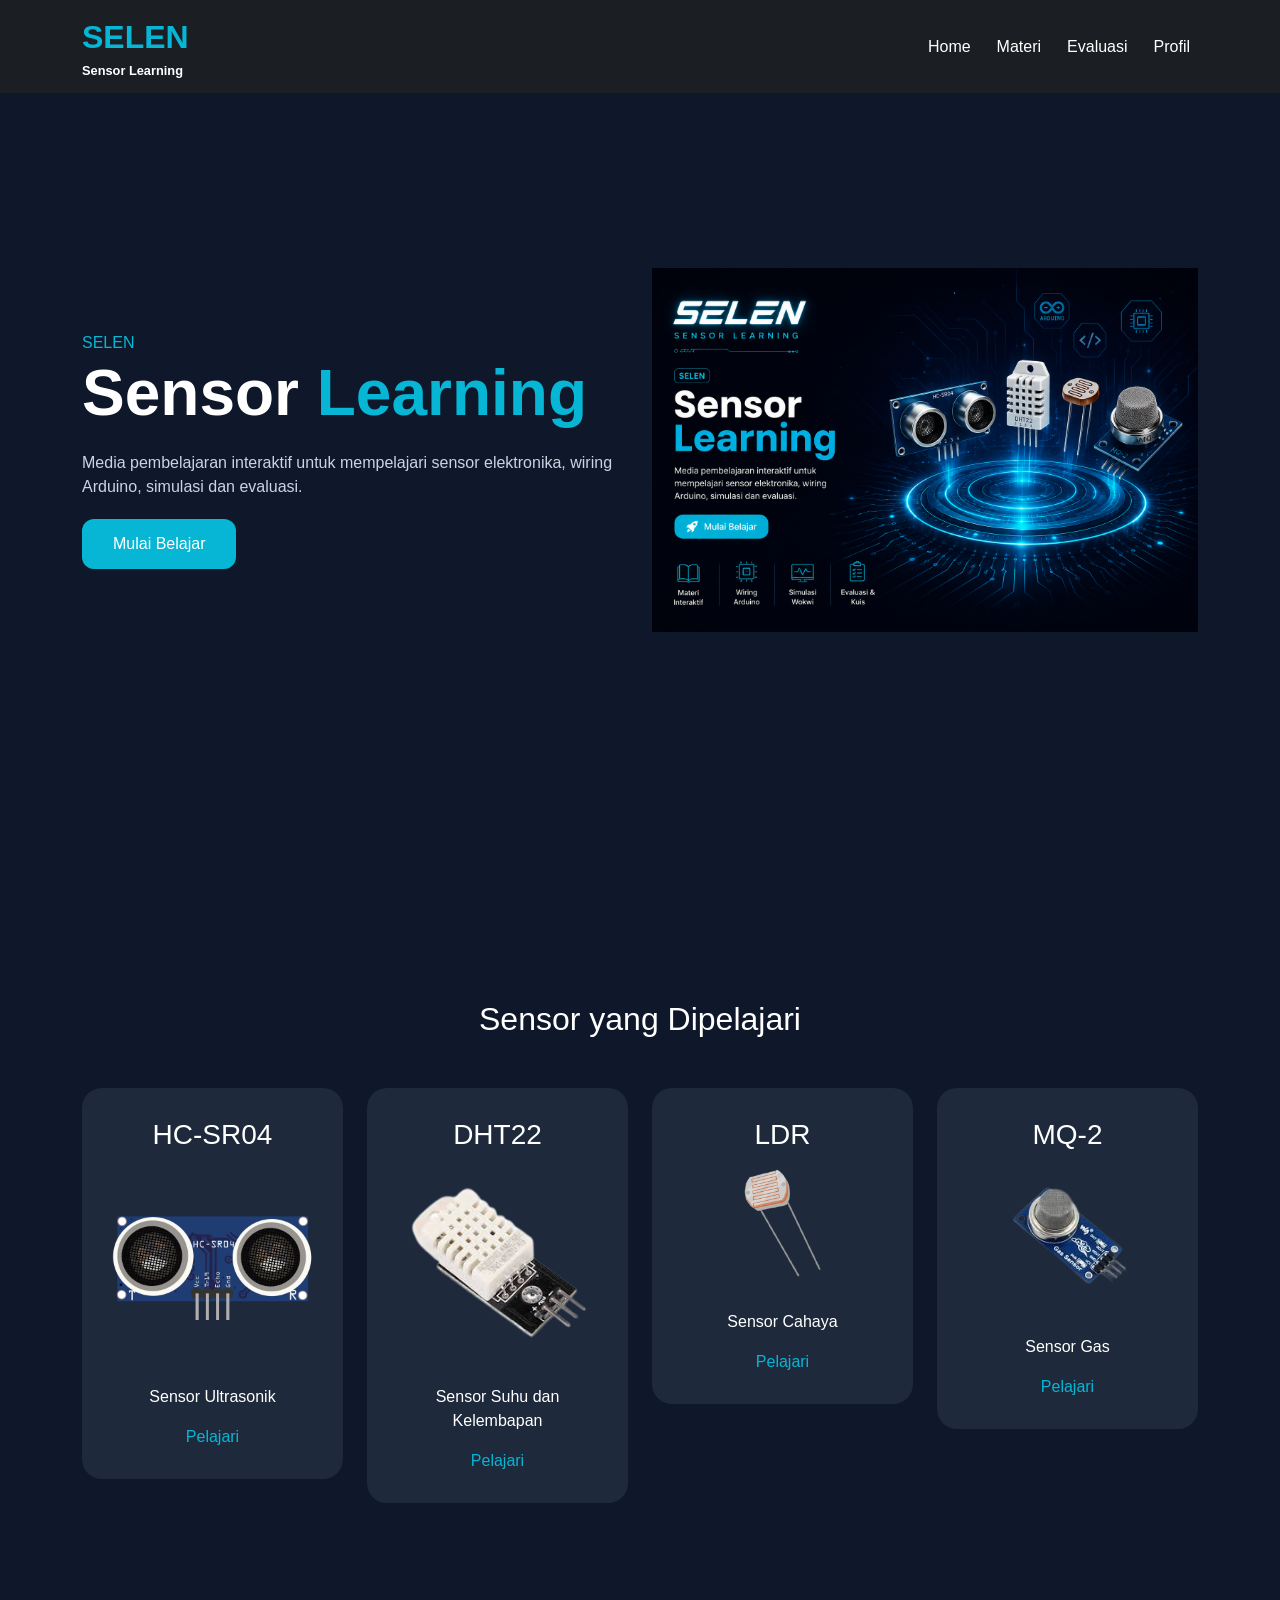
<file: index.html>
<!DOCTYPE html>
<html lang="id">
<head>
    <meta charset="UTF-8">
    <meta name="viewport" content="width=device-width, initial-scale=1.0">
    <title>SELEN - Sensor Learning</title>

    <link href="https://cdn.jsdelivr.net/npm/bootstrap@5.3.3/dist/css/bootstrap.min.css" rel="stylesheet">

    <link rel="stylesheet" href="css/style.css">
</head>

<body>

<nav class="navbar navbar-expand-lg navbar-dark fixed-top">
    <div class="container">

        <a class="navbar-brand logo" href="#">
            SELEN
            <span>Sensor Learning</span>
        </a>

        <button class="navbar-toggler"
                data-bs-toggle="collapse"
                data-bs-target="#menu">
            <span class="navbar-toggler-icon"></span>
        </button>

        <div class="collapse navbar-collapse" id="menu">

            <ul class="navbar-nav ms-auto">

                <li class="nav-item">
                    <a class="nav-link" href="#">Home</a>
                </li>

                <li class="nav-item">
                    <a class="nav-link" href="#sensor">Materi</a>
                </li>

                <li class="nav-item">
                    <a class="nav-link" href="pages/evaluasi.html">Evaluasi</a>
                </li>

                <li class="nav-item">
                    <a class="nav-link" href="pages/profil.html">Profil</a>
                </li>

            </ul>

        </div>
    </div>
</nav>

<section class="hero">

    <div class="container">

        <div class="row align-items-center">

            <div class="col-lg-6">

                <span class="badge-custom">
                    SELEN
                </span>

                <h1>
                    Sensor <span>Learning</span>
                </h1>

                <p>
                    Media pembelajaran interaktif
                    untuk mempelajari sensor
                    elektronika, wiring Arduino,
                    simulasi dan evaluasi.
                </p>

                <a href="#sensor" class="btn btn-selen">
                    Mulai Belajar
                </a>

            </div>

            <div class="col-lg-6 text-center">

                <img src="images/hero.png"
                     class="img-fluid hero-img">

            </div>

        </div>

    </div>

</section>

<section id="sensor" class="sensor-section">

    <div class="container">

        <h2 class="section-title">
            Sensor yang Dipelajari
        </h2>

        <div class="row g-4">

            <div class="col-md-6 col-lg-3">

                <div class="sensor-card">

                    <h3>HC-SR04</h3>

                <img src="images/hc-sr04.png"
                    class="img-fluid rounded mb-4 sensor-image"
                    alt="HC-SR04">

                    <p>
                        Sensor Ultrasonik
                    </p>

                    <a href="pages/hc-sr04.html">
                        Pelajari
                    </a>

                </div>

            </div>

            <div class="col-md-6 col-lg-3">

                <div class="sensor-card">

                    <h3>DHT22</h3>

                    <img src="images/dht22.png"
                    class="img-fluid rounded mb-4 sensor-image"
                    alt="DHT22">

                    <p>
                        Sensor Suhu dan
                        Kelembapan
                    </p>

                    <a href="pages/dht22.html">
                        Pelajari
                    </a>

                </div>

            </div>

            <div class="col-md-6 col-lg-3">

                <div class="sensor-card">

                    <h3>LDR</h3>

                    <img src="images/ldr.png"
                    class="img-fluid rounded mb-4 sensor-image"
                    alt="LDR">


                    <p>
                        Sensor Cahaya
                    </p>

                    <a href="pages/ldr.html">
                        Pelajari
                    </a>

                </div>

            </div>

            <div class="col-md-6 col-lg-3">

                <div class="sensor-card">

                    <h3>MQ-2</h3>

                    <img src="images/mq2.png"
                    class="img-fluid rounded mb-4 sensor-image"
                    alt="MQ-2">

                    <p>
                        Sensor Gas
                    </p>

                    <a href="pages/mq2.html">
                        Pelajari
                    </a>

                </div>

            </div>

        </div>

    </div>

</section>

<script src="https://cdn.jsdelivr.net/npm/bootstrap@5.3.3/dist/js/bootstrap.bundle.min.js"></script>

<script src="js/main.js"></script>

</body>
</html>
</file>
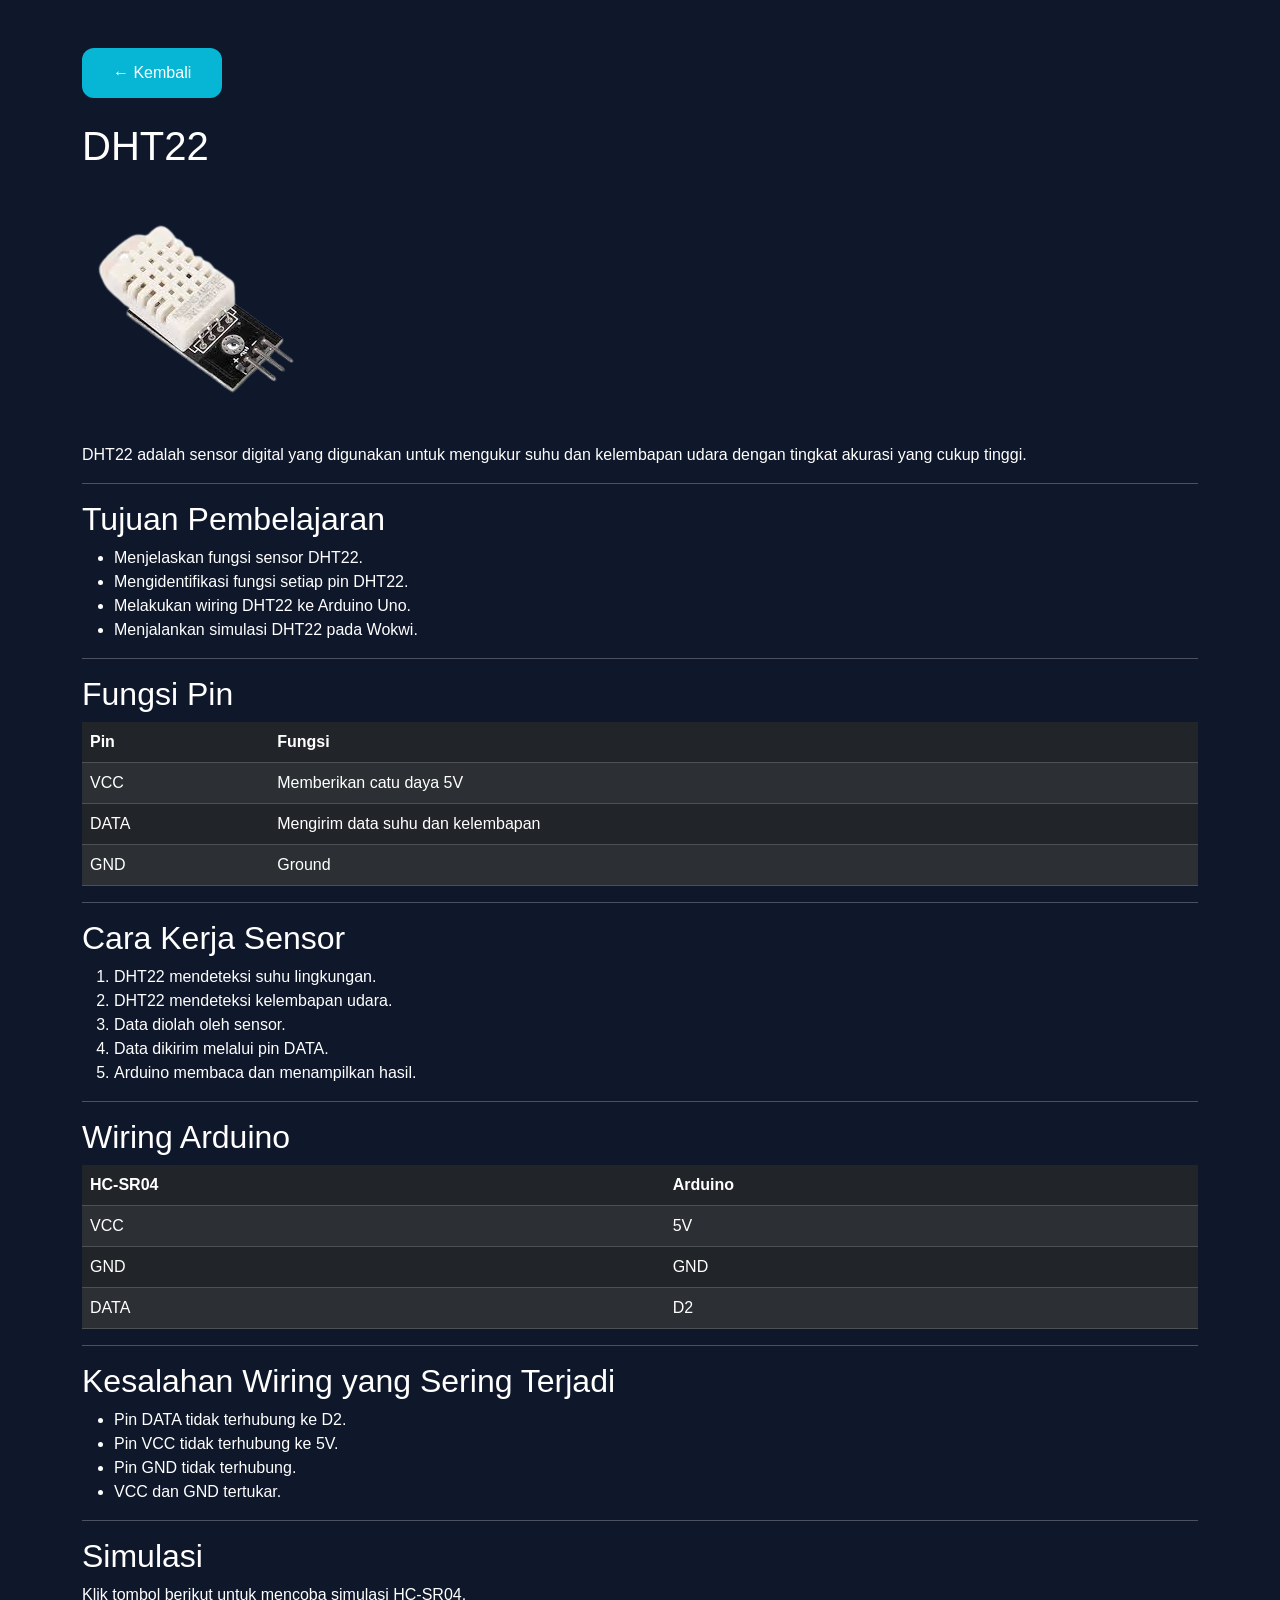
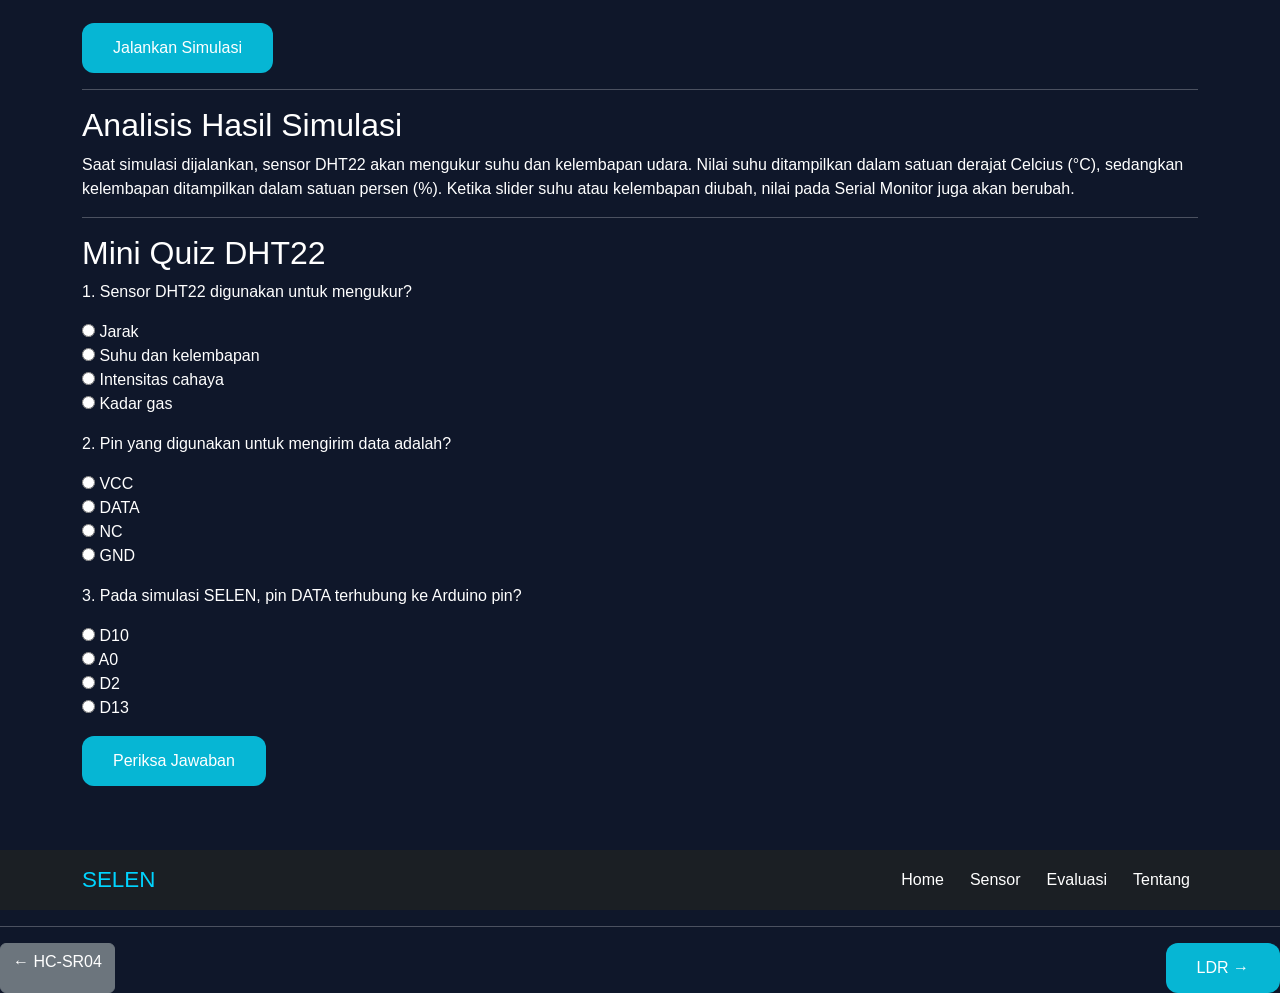
<file: pages/dht22.html>
<!DOCTYPE html>
<html lang="id">
<head>
    <meta charset="UTF-8">
    <meta name="viewport" content="width=device-width, initial-scale=1.0">
    <title>HC-SR04 | SELEN</title>

    <link href="https://cdn.jsdelivr.net/npm/bootstrap@5.3.3/dist/css/bootstrap.min.css" rel="stylesheet">

    <link rel="stylesheet" href="../css/style.css">
</head>

<body>

<div class="container py-5">

    <a href="../index.html" class="btn btn-selen mb-4">
        ← Kembali
    </a>

    <h1 class="mb-4">
        DHT22
    </h1>

    <img src="../images/dht22.png"
     class="img-fluid rounded mb-4 sensor-image"
     alt="DHT22">

    <p>
        DHT22 adalah sensor digital yang digunakan untuk
        mengukur suhu dan kelembapan udara dengan tingkat
        akurasi yang cukup tinggi.
    </p>

    <hr>

    <h2>Tujuan Pembelajaran</h2>

    <ul>

    <li>Menjelaskan fungsi sensor DHT22.</li>

    <li>Mengidentifikasi fungsi setiap pin DHT22.</li>

    <li>Melakukan wiring DHT22 ke Arduino Uno.</li>

    <li>Menjalankan simulasi DHT22 pada Wokwi.</li>

    </ul>
    
    <hr>

    <h2>Fungsi Pin</h2>

    <table class="table table-dark table-striped">

        <thead>
            <tr>
                <th>Pin</th>
                <th>Fungsi</th>
            </tr>
        </thead>

        <tbody>

            <tr>
                <td>VCC</td>
                <td>Memberikan catu daya 5V</td>
            </tr>

            <tr>
                <td>DATA</td>
                <td>Mengirim data suhu dan kelembapan</td>
            </tr>

            <tr>
                <td>GND</td>
                <td>Ground</td>
            </tr>

        </tbody>

    </table>

    <hr>

    <h2>Cara Kerja Sensor</h2>

    <ol>

    <li>DHT22 mendeteksi suhu lingkungan.</li>

    <li>DHT22 mendeteksi kelembapan udara.</li>

    <li>Data diolah oleh sensor.</li>

    <li>Data dikirim melalui pin DATA.</li>

    <li>Arduino membaca dan menampilkan hasil.</li>

    </ol>

    <hr>

    <h2>Wiring Arduino</h2>

    <table class="table table-dark table-striped">

        <thead>
            <tr>
                <th>HC-SR04</th>
                <th>Arduino</th>
            </tr>
        </thead>

        <tbody>

            <tr>
                <td>VCC</td>
                <td>5V</td>
            </tr>

            <tr>
                <td>GND</td>
                <td>GND</td>
            </tr>

            <tr>
                <td>DATA</td>
                <td>D2</td>
            </tr>


        </tbody>

    </table>

    <hr>

    <h2>Kesalahan Wiring yang Sering Terjadi</h2>

    <ul>

    <li>Pin DATA tidak terhubung ke D2.</li>

    <li>Pin VCC tidak terhubung ke 5V.</li>

    <li>Pin GND tidak terhubung.</li>

    <li>VCC dan GND tertukar.</li>

    </ul>

    <hr>

    <h2>Simulasi</h2>

    <p>
        Klik tombol berikut untuk mencoba simulasi HC-SR04.
    </p>

    <a href="https://wokwi.com/projects/465534394243112961"
       target="_blank"
       class="btn btn-selen">

       Jalankan Simulasi

    </a>

    <hr>

    <h2>Analisis Hasil Simulasi</h2>

    <p>

    Saat simulasi dijalankan, sensor DHT22 akan
    mengukur suhu dan kelembapan udara.

    Nilai suhu ditampilkan dalam satuan derajat
    Celcius (°C), sedangkan kelembapan ditampilkan
    dalam satuan persen (%).

    Ketika slider suhu atau kelembapan diubah,
    nilai pada Serial Monitor juga akan berubah.

    </p>

    <hr>

    <h2>Mini Quiz DHT22</h2>

    <form id="quizDHT">

    <div class="mb-3">

    <p>
    1. Sensor DHT22 digunakan untuk mengukur?
    </p>

    <input type="radio" name="q1dht" value="0">
    Jarak<br>

    <input type="radio" name="q1dht" value="1">
    Suhu dan kelembapan<br>

    <input type="radio" name="q1dht" value="0">
    Intensitas cahaya<br>

    <input type="radio" name="q1dht" value="0">
    Kadar gas

    </div>

    <div class="mb-3">

    <p>
    2. Pin yang digunakan untuk mengirim data adalah?
    </p>

    <input type="radio" name="q2dht" value="0">
    VCC<br>

    <input type="radio" name="q2dht" value="1">
    DATA<br>

    <input type="radio" name="q2dht" value="0">
    NC<br>

    <input type="radio" name="q2dht" value="0">
    GND

    </div>

    <div class="mb-3">

    <p>
    3. Pada simulasi SELEN, pin DATA terhubung ke Arduino pin?
    </p>

    <input type="radio" name="q3dht" value="0">
    D10<br>

    <input type="radio" name="q3dht" value="0">
    A0<br>

    <input type="radio" name="q3dht" value="1">
    D2<br>

    <input type="radio" name="q3dht" value="0">
    D13

    </div>

    <button
    type="button"
    class="btn btn-selen"
    onclick="cekQuizDHT()">

    Periksa Jawaban

    </button>

    </form>

    <div id="hasilQuizDHT" class="mt-3"></div>

</div>

<script src="../js/main.js"></script>
</body>
<nav class="navbar navbar-expand-lg navbar-dark bg-dark">
  <div class="container">

    <a class="navbar-brand" href="../index.html">
      SELEN
    </a>

    <div class="navbar-nav ms-auto">

      <a class="nav-link" href="../index.html">
        Home
      </a>

      <a class="nav-link" href="hc-sr04.html">
        Sensor
      </a>

      <a class="nav-link" href="evaluasi.html">
        Evaluasi
      </a>

      <a class="nav-link" href="tentang.html">
        Tentang
      </a>

    </div>

  </div>
</nav>

</html>

<hr>

<div class="d-flex justify-content-between">

    <a href="hc-sr04.html"
       class="btn btn-secondary">
       ← HC-SR04
    </a>

    <a href="ldr.html"
       class="btn btn-selen">
       LDR →
    </a>

</div>
</file>
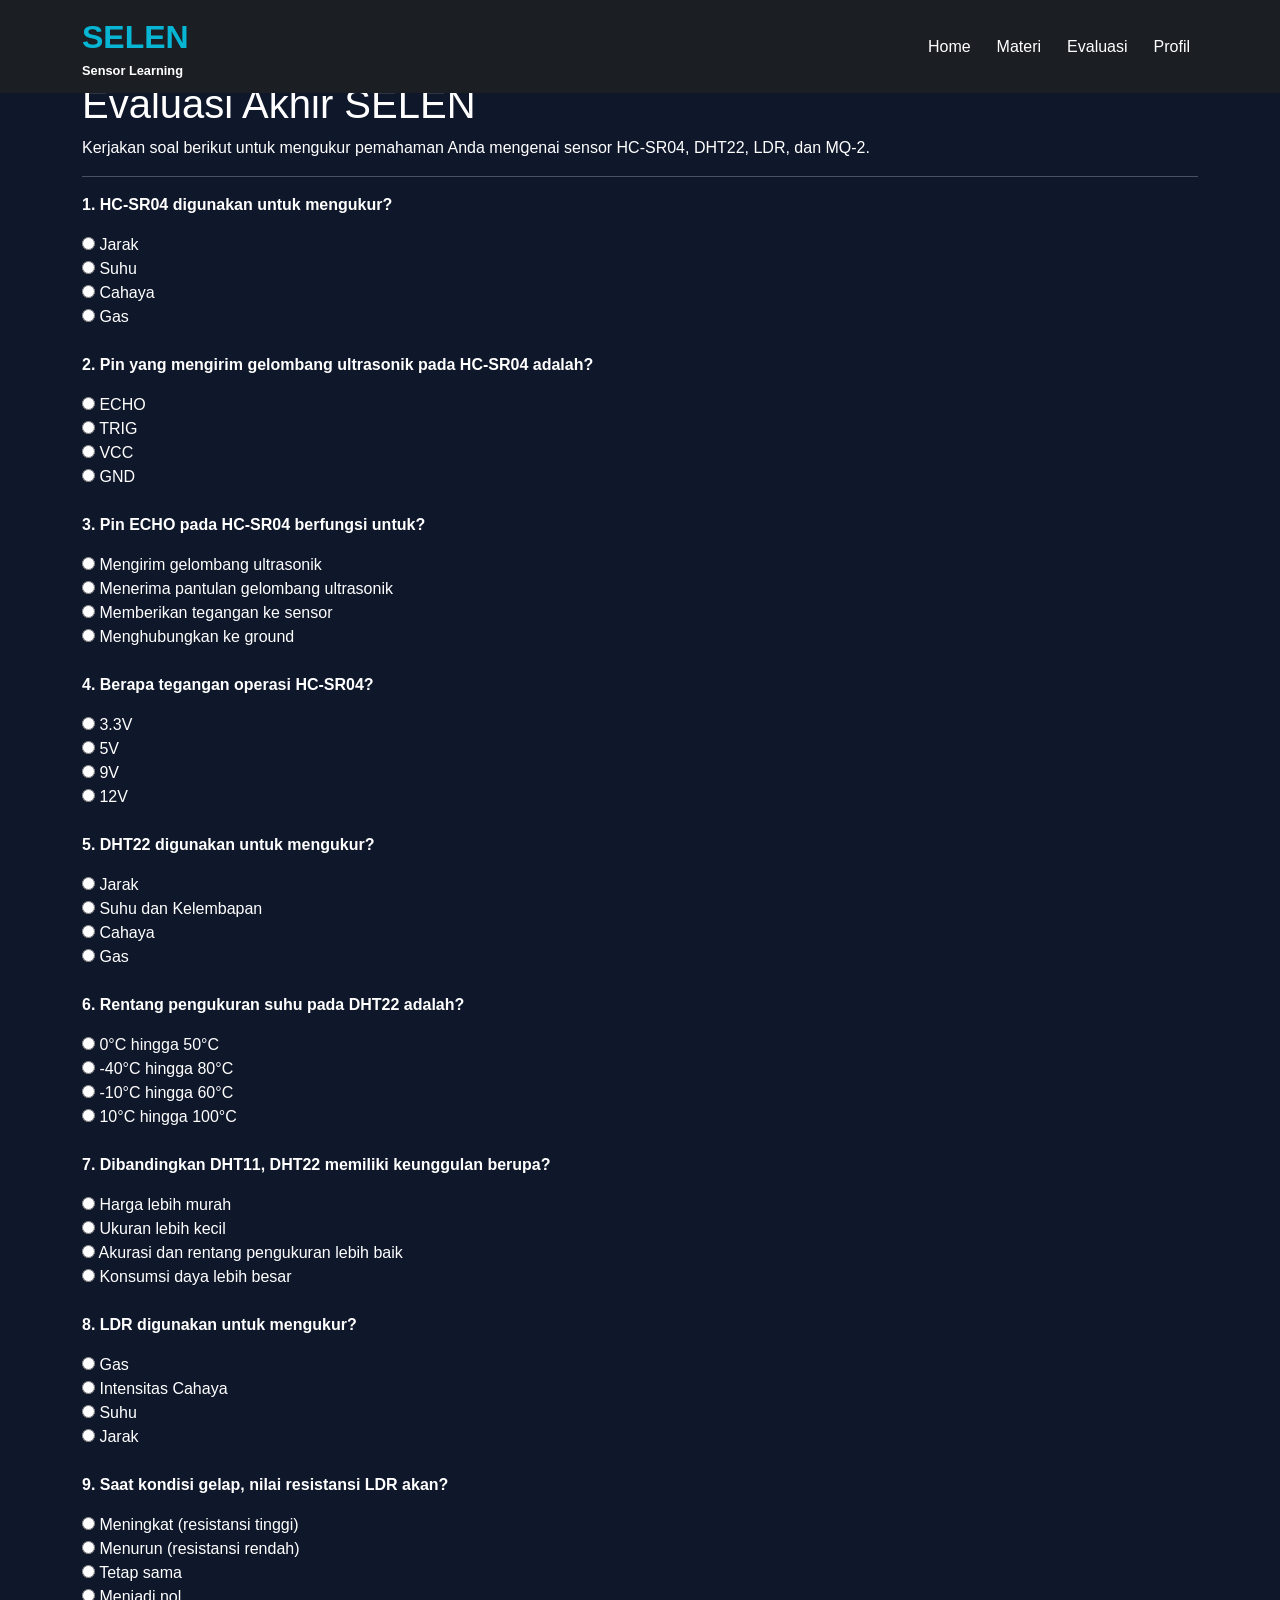
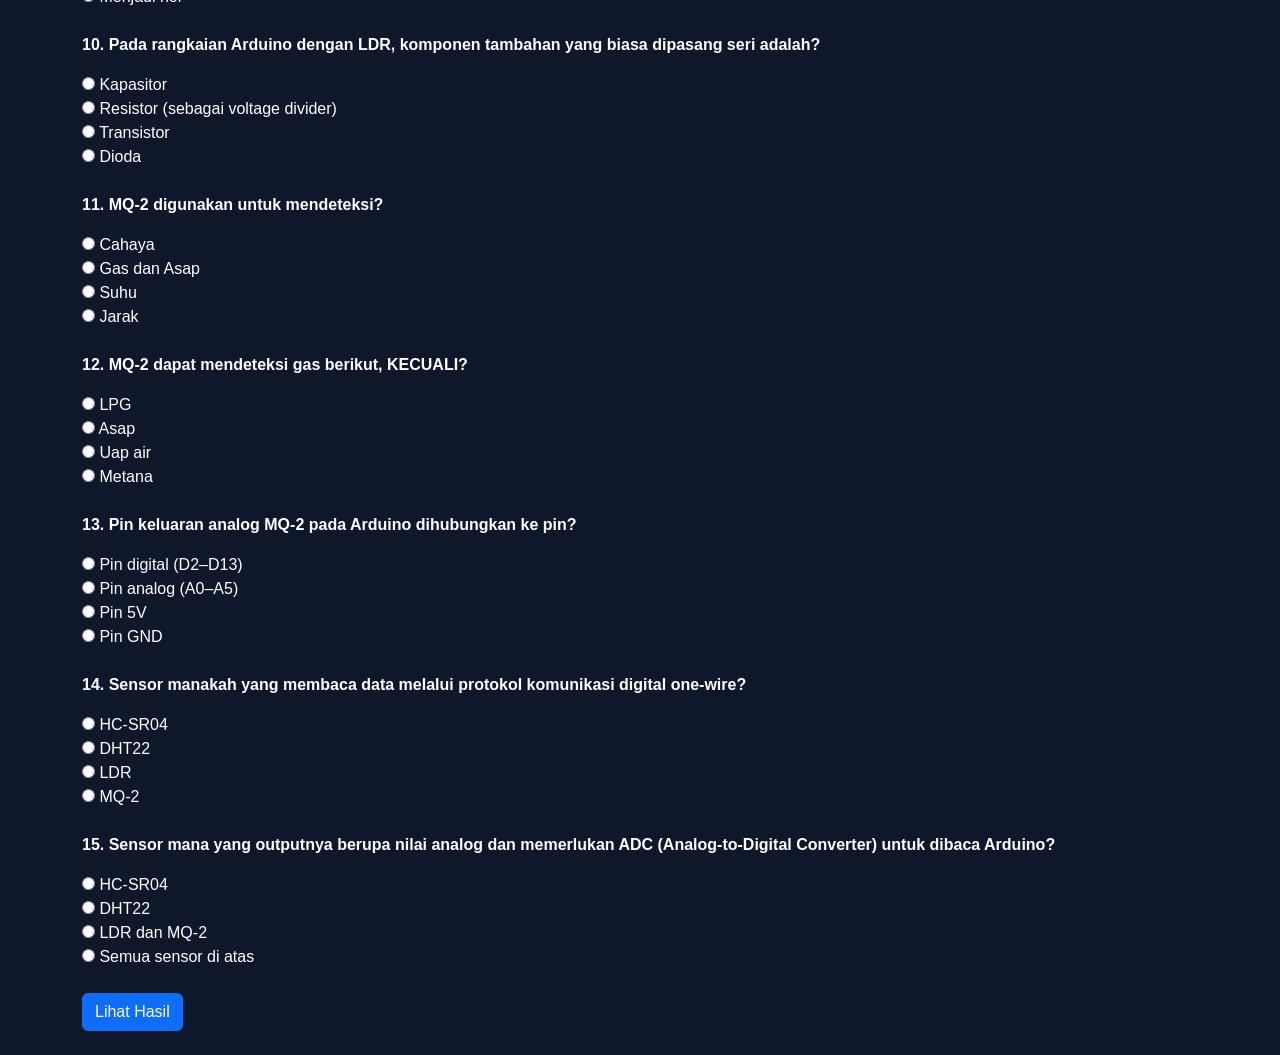
<file: pages/evaluasi.html>
<!DOCTYPE html>
<html lang="id">

<head>
    <meta charset="UTF-8">
    <meta name="viewport" content="width=device-width, initial-scale=1.0">
    <title>Evaluasi Akhir - SELEN</title>

    <link href="https://cdn.jsdelivr.net/npm/bootstrap@5.3.3/dist/css/bootstrap.min.css" rel="stylesheet">
    <link rel="stylesheet" href="../css/style.css">
</head>

<body>

<!-- NAVBAR (harus di atas, sebelum konten) -->
<nav class="navbar navbar-expand-lg navbar-dark fixed-top">
    <div class="container">

        <a class="navbar-brand logo" href="../index.html">
            SELEN
            <span>Sensor Learning</span>
        </a>

        <button class="navbar-toggler"
                type="button"
                data-bs-toggle="collapse"
                data-bs-target="#menu">
            <span class="navbar-toggler-icon"></span>
        </button>

        <div class="collapse navbar-collapse" id="menu">
            <ul class="navbar-nav ms-auto">

                <li class="nav-item">
                    <a class="nav-link" href="../index.html">Home</a>
                </li>

                <li class="nav-item">
                    <a class="nav-link" href="../index.html#sensor">Materi</a>
                </li>

                <li class="nav-item">
                    <a class="nav-link active" href="evaluasi.html">Evaluasi</a>
                </li>

                <li class="nav-item">
                    <a class="nav-link" href="profil.html">Profil</a>
                </li>

            </ul>
        </div>

    </div>
</nav>

<!-- Konten utama, pt-5 untuk beri ruang navbar fixed -->
<div class="container" style="padding-top: 80px;">

    <h1>Evaluasi Akhir SELEN</h1>
    <p>Kerjakan soal berikut untuk mengukur pemahaman Anda mengenai sensor HC-SR04, DHT22, LDR, dan MQ-2.</p>
    <hr>

    <form id="evaluasiForm">

      <!-- HC-SR04 -->
      <div class="mb-4">
          <p><b>1. HC-SR04 digunakan untuk mengukur?</b></p>
          <input type="radio" name="e1" value="1"> Jarak<br>
          <input type="radio" name="e1" value="0"> Suhu<br>
          <input type="radio" name="e1" value="0"> Cahaya<br>
          <input type="radio" name="e1" value="0"> Gas
      </div>

      <div class="mb-4">
          <p><b>2. Pin yang mengirim gelombang ultrasonik pada HC-SR04 adalah?</b></p>
          <input type="radio" name="e2" value="0"> ECHO<br>
          <input type="radio" name="e2" value="1"> TRIG<br>
          <input type="radio" name="e2" value="0"> VCC<br>
          <input type="radio" name="e2" value="0"> GND
      </div>

      <div class="mb-4">
          <p><b>3. Pin ECHO pada HC-SR04 berfungsi untuk?</b></p>
          <input type="radio" name="e3" value="0"> Mengirim gelombang ultrasonik<br>
          <input type="radio" name="e3" value="1"> Menerima pantulan gelombang ultrasonik<br>
          <input type="radio" name="e3" value="0"> Memberikan tegangan ke sensor<br>
          <input type="radio" name="e3" value="0"> Menghubungkan ke ground
      </div>

      <div class="mb-4">
          <p><b>4. Berapa tegangan operasi HC-SR04?</b></p>
          <input type="radio" name="e4" value="0"> 3.3V<br>
          <input type="radio" name="e4" value="1"> 5V<br>
          <input type="radio" name="e4" value="0"> 9V<br>
          <input type="radio" name="e4" value="0"> 12V
      </div>

      <!-- DHT22 -->
      <div class="mb-4">
          <p><b>5. DHT22 digunakan untuk mengukur?</b></p>
          <input type="radio" name="e5" value="0"> Jarak<br>
          <input type="radio" name="e5" value="1"> Suhu dan Kelembapan<br>
          <input type="radio" name="e5" value="0"> Cahaya<br>
          <input type="radio" name="e5" value="0"> Gas
      </div>

      <div class="mb-4">
          <p><b>6. Rentang pengukuran suhu pada DHT22 adalah?</b></p>
          <input type="radio" name="e6" value="0"> 0°C hingga 50°C<br>
          <input type="radio" name="e6" value="1"> -40°C hingga 80°C<br>
          <input type="radio" name="e6" value="0"> -10°C hingga 60°C<br>
          <input type="radio" name="e6" value="0"> 10°C hingga 100°C
      </div>

      <div class="mb-4">
          <p><b>7. Dibandingkan DHT11, DHT22 memiliki keunggulan berupa?</b></p>
          <input type="radio" name="e7" value="0"> Harga lebih murah<br>
          <input type="radio" name="e7" value="0"> Ukuran lebih kecil<br>
          <input type="radio" name="e7" value="1"> Akurasi dan rentang pengukuran lebih baik<br>
          <input type="radio" name="e7" value="0"> Konsumsi daya lebih besar
      </div>

      <!-- LDR -->
      <div class="mb-4">
          <p><b>8. LDR digunakan untuk mengukur?</b></p>
          <input type="radio" name="e8" value="0"> Gas<br>
          <input type="radio" name="e8" value="1"> Intensitas Cahaya<br>
          <input type="radio" name="e8" value="0"> Suhu<br>
          <input type="radio" name="e8" value="0"> Jarak
      </div>

      <div class="mb-4">
          <p><b>9. Saat kondisi gelap, nilai resistansi LDR akan?</b></p>
          <input type="radio" name="e9" value="1"> Meningkat (resistansi tinggi)<br>
          <input type="radio" name="e9" value="0"> Menurun (resistansi rendah)<br>
          <input type="radio" name="e9" value="0"> Tetap sama<br>
          <input type="radio" name="e9" value="0"> Menjadi nol
      </div>

      <div class="mb-4">
          <p><b>10. Pada rangkaian Arduino dengan LDR, komponen tambahan yang biasa dipasang seri adalah?</b></p>
          <input type="radio" name="e10" value="0"> Kapasitor<br>
          <input type="radio" name="e10" value="1"> Resistor (sebagai voltage divider)<br>
          <input type="radio" name="e10" value="0"> Transistor<br>
          <input type="radio" name="e10" value="0"> Dioda
      </div>

      <!-- MQ-2 -->
      <div class="mb-4">
          <p><b>11. MQ-2 digunakan untuk mendeteksi?</b></p>
          <input type="radio" name="e11" value="0"> Cahaya<br>
          <input type="radio" name="e11" value="1"> Gas dan Asap<br>
          <input type="radio" name="e11" value="0"> Suhu<br>
          <input type="radio" name="e11" value="0"> Jarak
      </div>

      <div class="mb-4">
          <p><b>12. MQ-2 dapat mendeteksi gas berikut, KECUALI?</b></p>
          <input type="radio" name="e12" value="0"> LPG<br>
          <input type="radio" name="e12" value="0"> Asap<br>
          <input type="radio" name="e12" value="1"> Uap air<br>
          <input type="radio" name="e12" value="0"> Metana
      </div>

      <div class="mb-4">
          <p><b>13. Pin keluaran analog MQ-2 pada Arduino dihubungkan ke pin?</b></p>
          <input type="radio" name="e13" value="0"> Pin digital (D2–D13)<br>
          <input type="radio" name="e13" value="1"> Pin analog (A0–A5)<br>
          <input type="radio" name="e13" value="0"> Pin 5V<br>
          <input type="radio" name="e13" value="0"> Pin GND
      </div>

      <!-- Umum / Campuran -->
      <div class="mb-4">
          <p><b>14. Sensor manakah yang membaca data melalui protokol komunikasi digital one-wire?</b></p>
          <input type="radio" name="e14" value="0"> HC-SR04<br>
          <input type="radio" name="e14" value="1"> DHT22<br>
          <input type="radio" name="e14" value="0"> LDR<br>
          <input type="radio" name="e14" value="0"> MQ-2
      </div>

      <div class="mb-4">
          <p><b>15. Sensor mana yang outputnya berupa nilai analog dan memerlukan ADC (Analog-to-Digital Converter) untuk dibaca Arduino?</b></p>
          <input type="radio" name="e15" value="0"> HC-SR04<br>
          <input type="radio" name="e15" value="0"> DHT22<br>
          <input type="radio" name="e15" value="1"> LDR dan MQ-2<br>
          <input type="radio" name="e15" value="0"> Semua sensor di atas
      </div>

      <button type="button" class="btn btn-primary" onclick="cekEvaluasi()">
          Lihat Hasil
      </button>

  </form>

    <div id="hasilEvaluasi" class="mt-4"></div>

</div>

<!-- Bootstrap JS wajib ada agar navbar toggler berfungsi -->
<script src="https://cdn.jsdelivr.net/npm/bootstrap@5.3.3/dist/js/bootstrap.bundle.min.js"></script>
<script src="../js/main.js"></script>

</body>
</html>
</file>
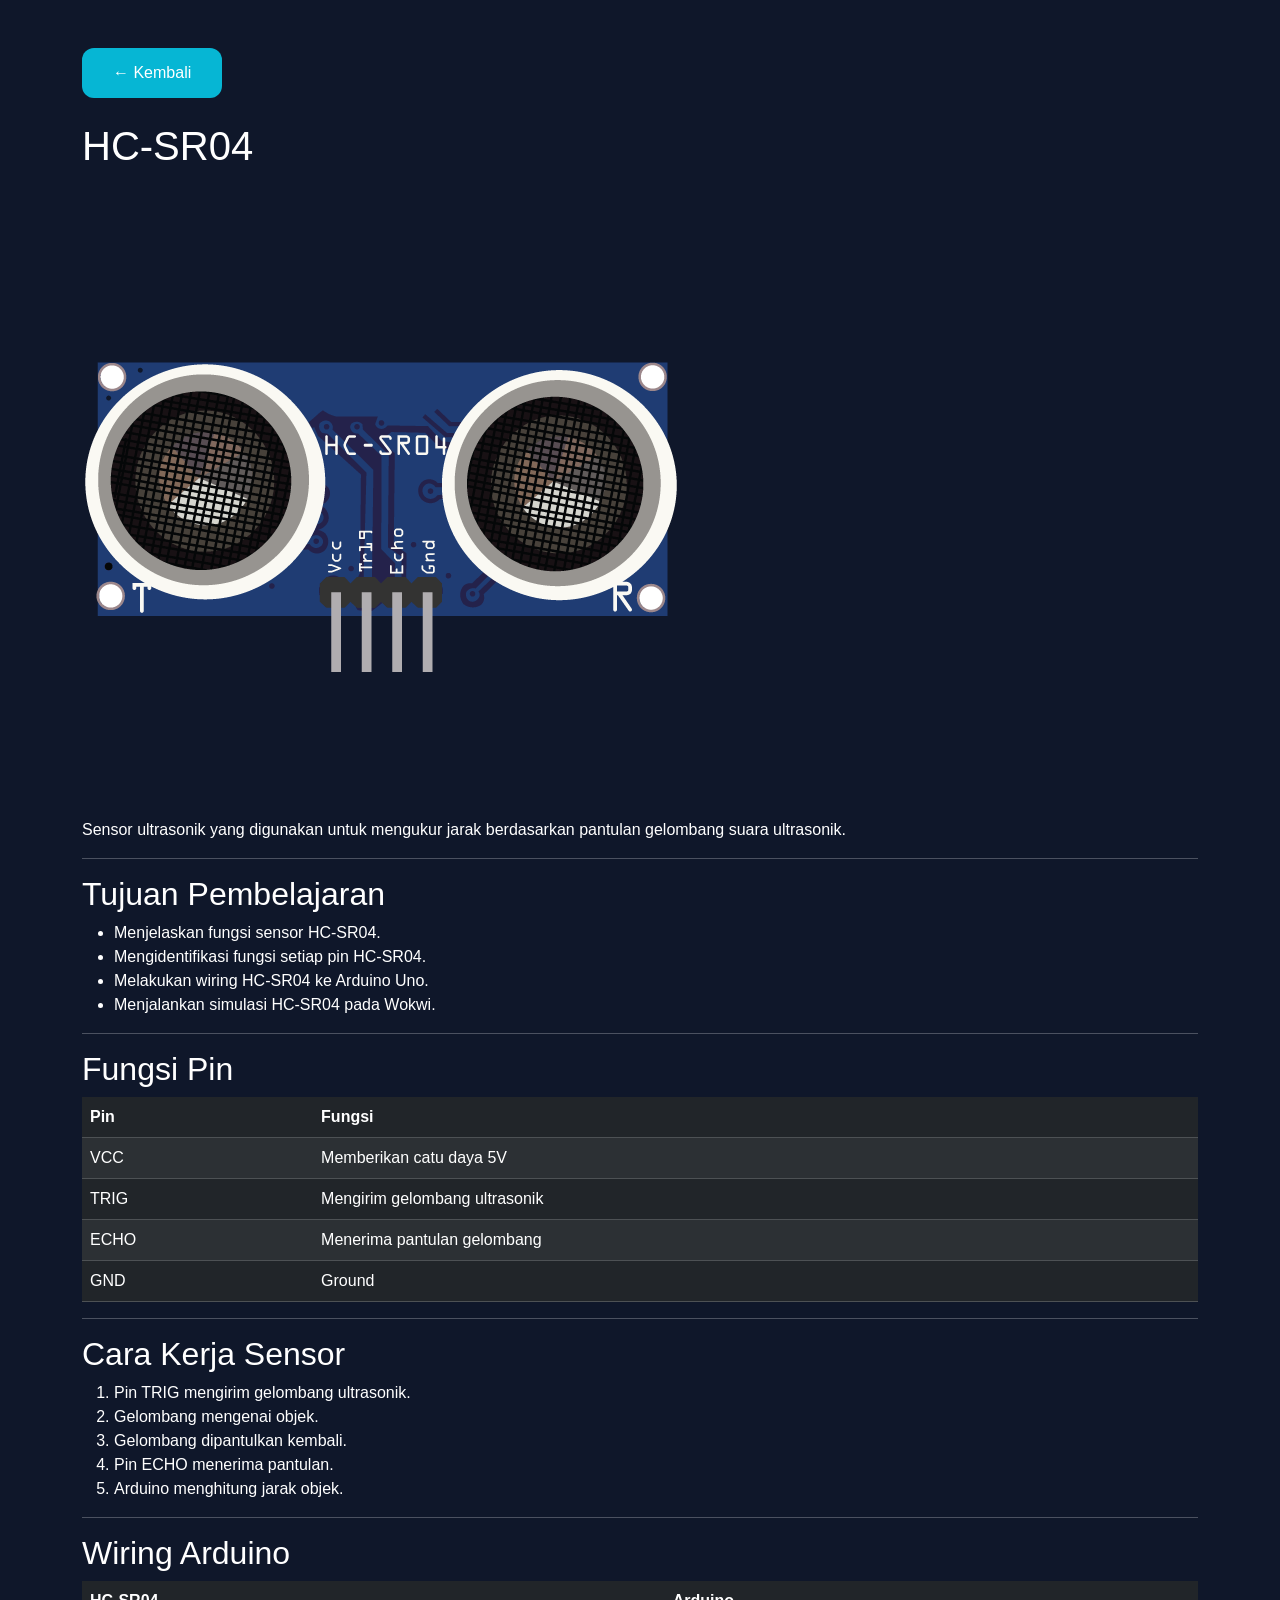
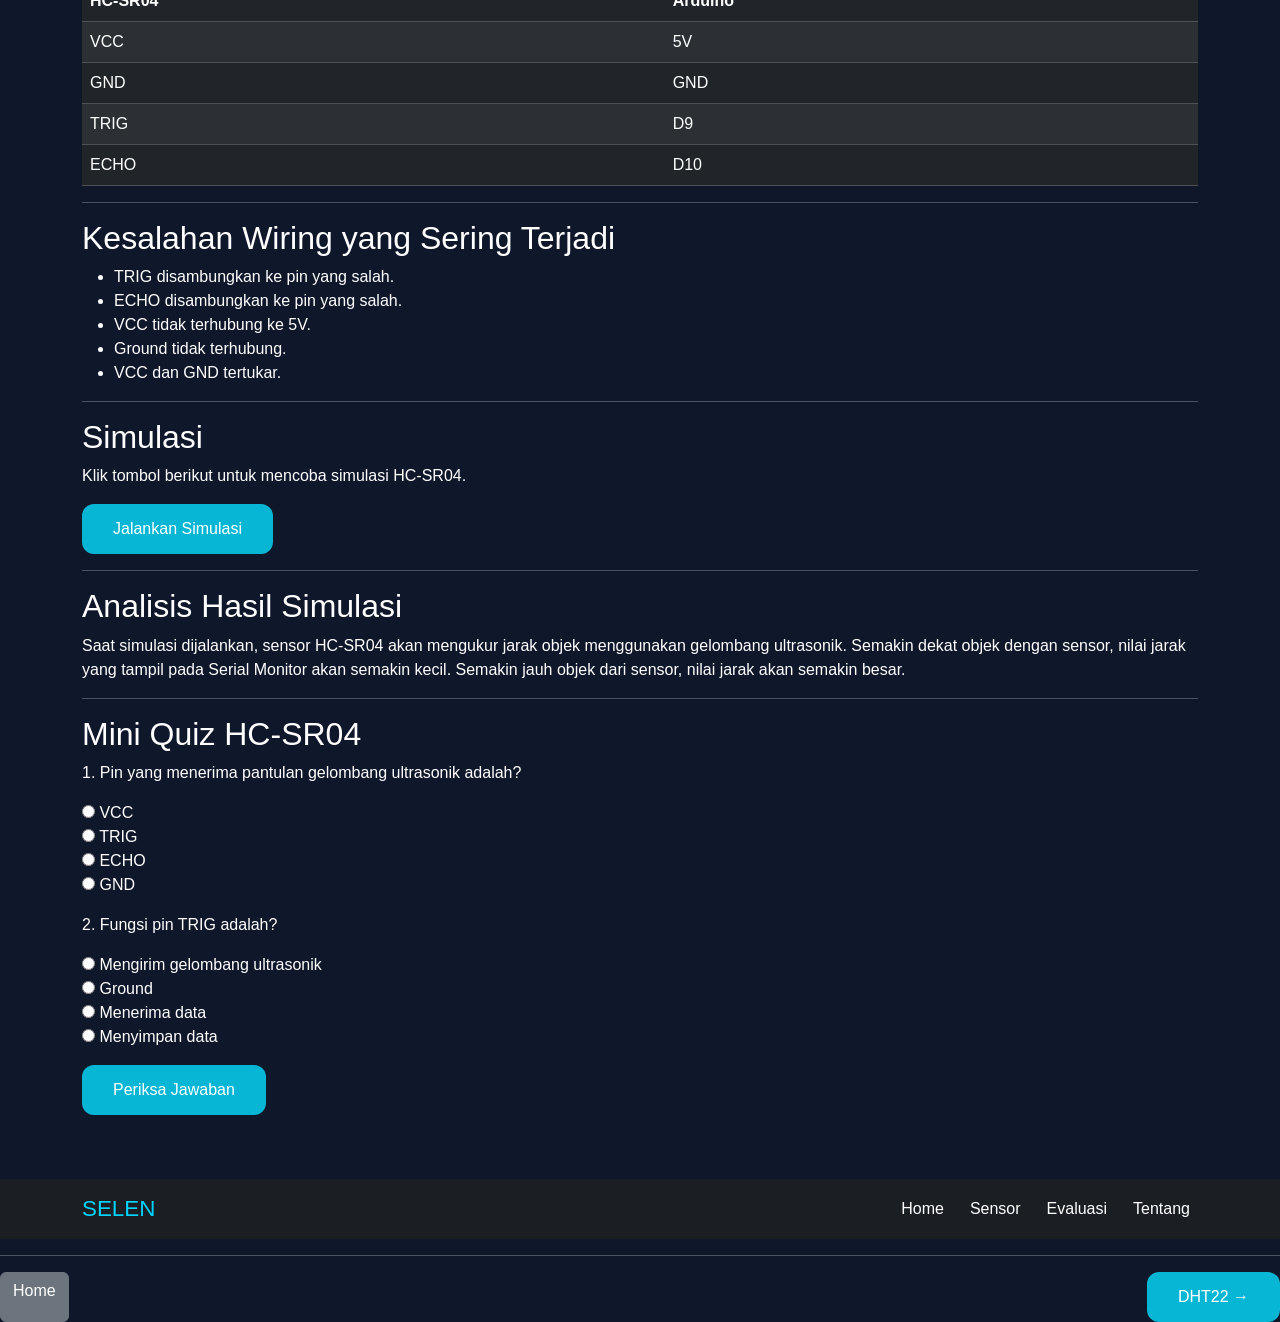
<file: pages/hc-sr04.html>
<!DOCTYPE html>
<html lang="id">
<head>
    <meta charset="UTF-8">
    <meta name="viewport" content="width=device-width, initial-scale=1.0">
    <title>HC-SR04 | SELEN</title>

    <link href="https://cdn.jsdelivr.net/npm/bootstrap@5.3.3/dist/css/bootstrap.min.css" rel="stylesheet">

    <link rel="stylesheet" href="../css/style.css">
</head>

<body>

<div class="container py-5">

    <a href="../index.html" class="btn btn-selen mb-4">
        ← Kembali
    </a>

    <h1 class="mb-4">
        HC-SR04
    </h1>

    <img src="../images/hc-sr04.png"
     class="img-fluid rounded mb-4 sensor-image"
     alt="HC-SR04">

    <p>
        Sensor ultrasonik yang digunakan untuk mengukur jarak
        berdasarkan pantulan gelombang suara ultrasonik.
    </p>

    <hr>

    <h2>Tujuan Pembelajaran</h2>

    <ul>

    <li>Menjelaskan fungsi sensor HC-SR04.</li>

    <li>Mengidentifikasi fungsi setiap pin HC-SR04.</li>

    <li>Melakukan wiring HC-SR04 ke Arduino Uno.</li>

    <li>Menjalankan simulasi HC-SR04 pada Wokwi.</li>

</ul>
    
    <hr>

    <h2>Fungsi Pin</h2>

    <table class="table table-dark table-striped">

        <thead>
            <tr>
                <th>Pin</th>
                <th>Fungsi</th>
            </tr>
        </thead>

        <tbody>

            <tr>
                <td>VCC</td>
                <td>Memberikan catu daya 5V</td>
            </tr>

            <tr>
                <td>TRIG</td>
                <td>Mengirim gelombang ultrasonik</td>
            </tr>

            <tr>
                <td>ECHO</td>
                <td>Menerima pantulan gelombang</td>
            </tr>

            <tr>
                <td>GND</td>
                <td>Ground</td>
            </tr>

        </tbody>

    </table>

    <hr>

    <h2>Cara Kerja Sensor</h2>

    <ol>

    <li>
    Pin TRIG mengirim gelombang ultrasonik.
    </li>

    <li>
    Gelombang mengenai objek.
    </li>

    <li>
    Gelombang dipantulkan kembali.
    </li>

    <li>
    Pin ECHO menerima pantulan.
    </li>

    <li>
    Arduino menghitung jarak objek.
    </li>

    </ol>

    <hr>

    <h2>Wiring Arduino</h2>

    <table class="table table-dark table-striped">

        <thead>
            <tr>
                <th>HC-SR04</th>
                <th>Arduino</th>
            </tr>
        </thead>

        <tbody>

            <tr>
                <td>VCC</td>
                <td>5V</td>
            </tr>

            <tr>
                <td>GND</td>
                <td>GND</td>
            </tr>

            <tr>
                <td>TRIG</td>
                <td>D9</td>
            </tr>

            <tr>
                <td>ECHO</td>
                <td>D10</td>
            </tr>

        </tbody>

    </table>

    <hr>

    <h2>Kesalahan Wiring yang Sering Terjadi</h2>

    <ul>

    <li>TRIG disambungkan ke pin yang salah.</li>

    <li>ECHO disambungkan ke pin yang salah.</li>

    <li>VCC tidak terhubung ke 5V.</li>

    <li>Ground tidak terhubung.</li>

    <li>VCC dan GND tertukar.</li>

    </ul>

    <hr>

    <h2>Simulasi</h2>

    <p>
        Klik tombol berikut untuk mencoba simulasi HC-SR04.
    </p>

    <a href="https://wokwi.com/projects/465534239793094657"
       target="_blank"
       class="btn btn-selen">

       Jalankan Simulasi

    </a>

    <hr>

    <h2>Analisis Hasil Simulasi</h2>

    <p>

    Saat simulasi dijalankan, sensor HC-SR04
    akan mengukur jarak objek menggunakan
    gelombang ultrasonik.

    Semakin dekat objek dengan sensor,
    nilai jarak yang tampil pada Serial Monitor
    akan semakin kecil.

    Semakin jauh objek dari sensor,
    nilai jarak akan semakin besar.

    </p>

    <hr>

    <h2>Mini Quiz HC-SR04</h2>

    <form id="quizHC">

    <div class="mb-3">

    <p>
    1. Pin yang menerima pantulan gelombang ultrasonik adalah?
    </p>

    <input type="radio" name="q1" value="0"> VCC<br>

    <input type="radio" name="q1" value="0"> TRIG<br>

    <input type="radio" name="q1" value="1"> ECHO<br>

    <input type="radio" name="q1" value="0"> GND

    </div>

    <div class="mb-3">

    <p>
    2. Fungsi pin TRIG adalah?
    </p>

    <input type="radio" name="q2" value="1">
    Mengirim gelombang ultrasonik<br>

    <input type="radio" name="q2" value="0">
    Ground<br>

    <input type="radio" name="q2" value="0">
    Menerima data<br>

    <input type="radio" name="q2" value="0">
    Menyimpan data

    </div>

    <button
    type="button"
    class="btn btn-selen"
    onclick="cekQuizHC()">

    Periksa Jawaban

    </button>

    </form>

    <div id="hasilQuizHC" class="mt-3"></div>
</div>

<script src="../js/main.js"></script>
</body>
<nav class="navbar navbar-expand-lg navbar-dark bg-dark">
  <div class="container">

    <a class="navbar-brand" href="../index.html">
      SELEN
    </a>

    <div class="navbar-nav ms-auto">

      <a class="nav-link" href="../index.html">
        Home
      </a>

      <a class="nav-link" href="hc-sr04.html">
        Sensor
      </a>

      <a class="nav-link" href="evaluasi.html">
        Evaluasi
      </a>

      <a class="nav-link" href="tentang.html">
        Tentang
      </a>

    </div>

  </div>
</nav>

</html>

<hr>

<div class="d-flex justify-content-between">

    <a href="../index.html"
       class="btn btn-secondary">
       Home
    </a>

    <a href="dht22.html"
       class="btn btn-selen">
       DHT22 →
    </a>

</div>
</file>
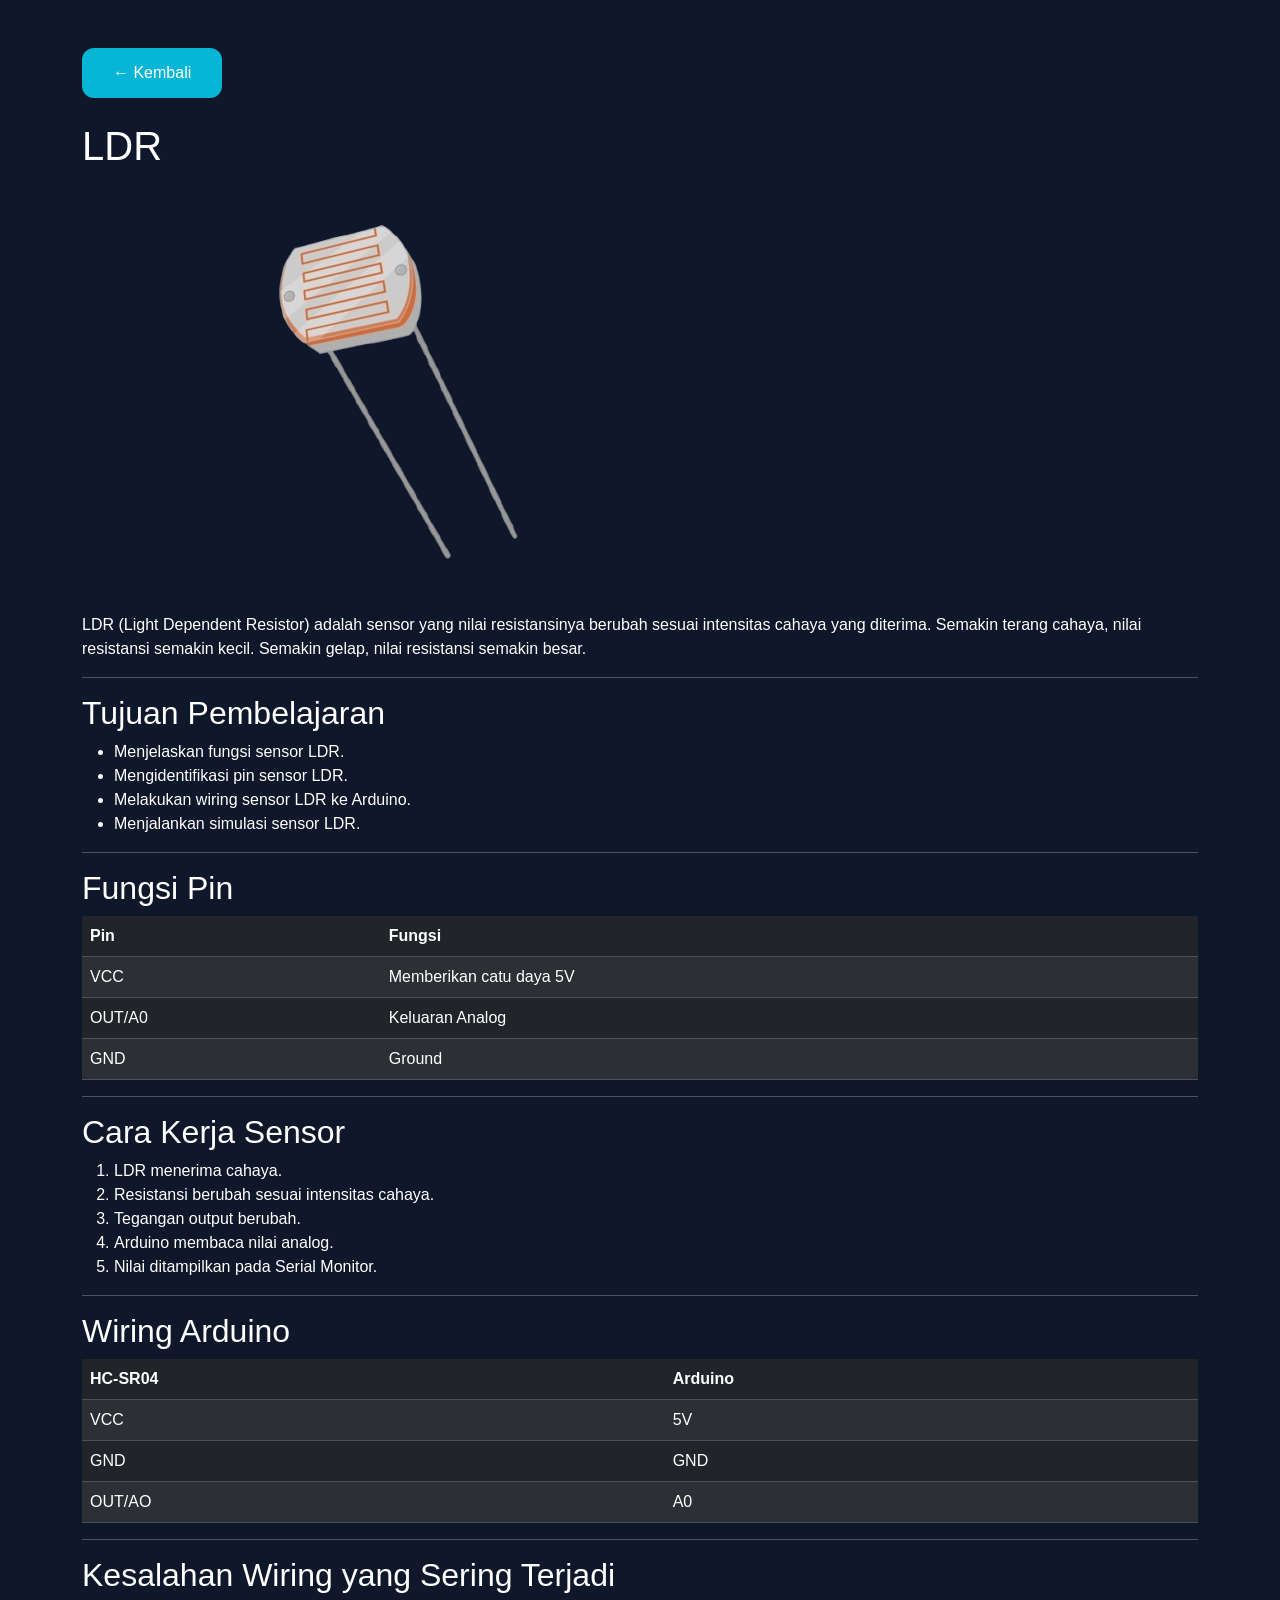
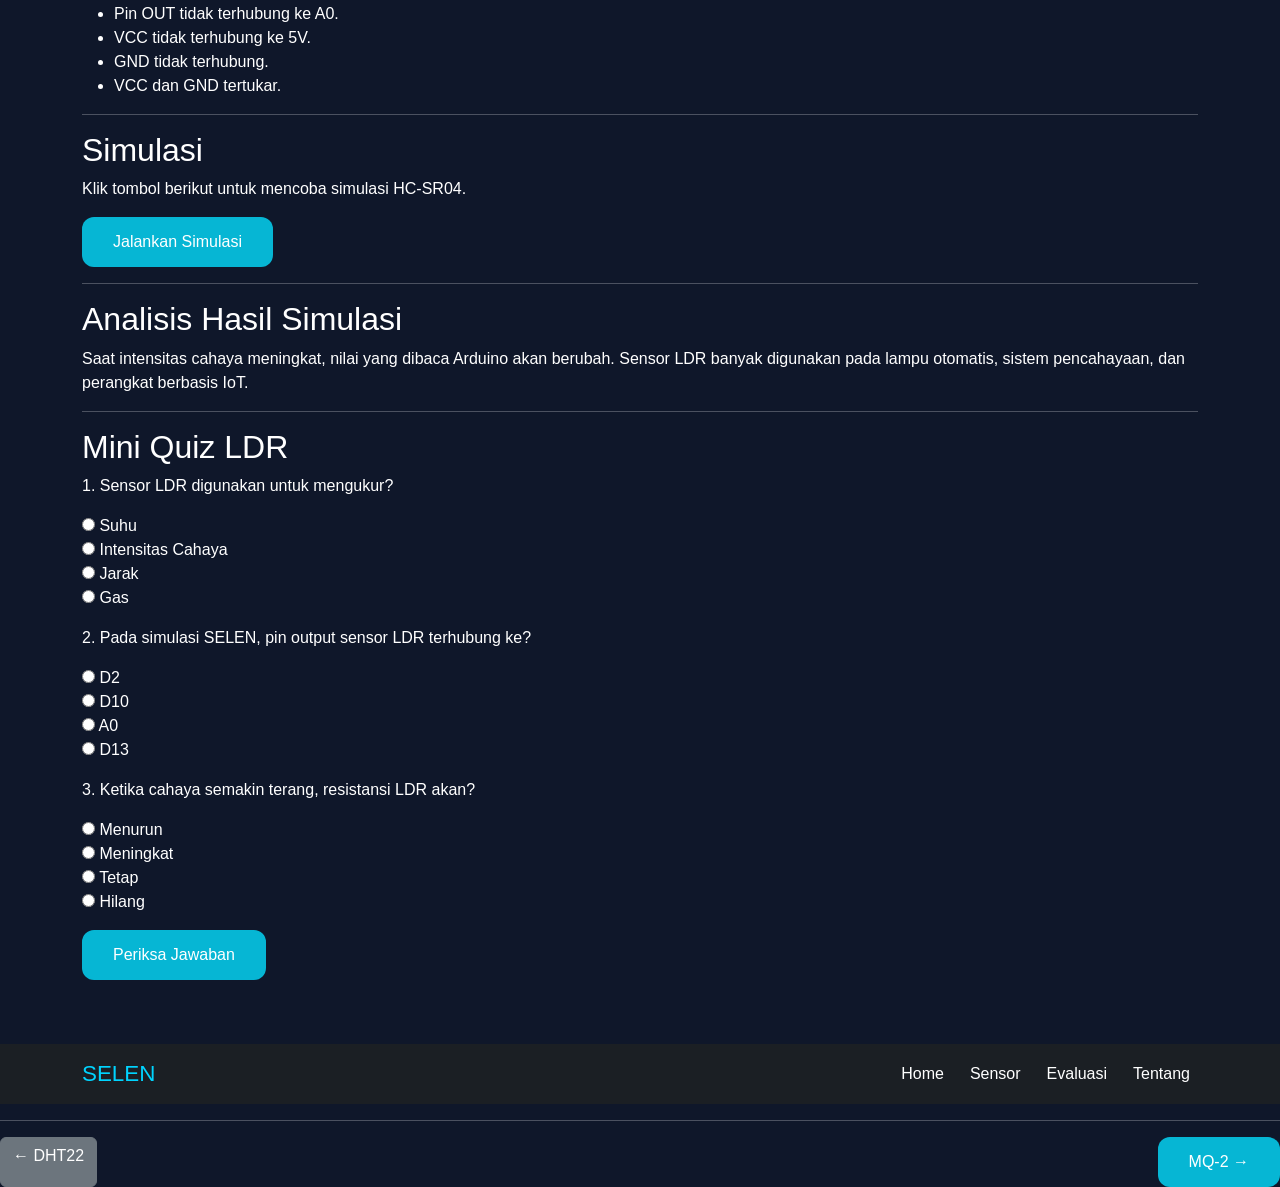
<file: pages/ldr.html>
<!DOCTYPE html>
<html lang="id">
<head>
    <meta charset="UTF-8">
    <meta name="viewport" content="width=device-width, initial-scale=1.0">
    <title>HC-SR04 | SELEN</title>

    <link href="https://cdn.jsdelivr.net/npm/bootstrap@5.3.3/dist/css/bootstrap.min.css" rel="stylesheet">

    <link rel="stylesheet" href="../css/style.css">
</head>

<body>

<div class="container py-5">

    <a href="../index.html" class="btn btn-selen mb-4">
        ← Kembali
    </a>

    <h1 class="mb-4">
        LDR
    </h1>

    <img src="../images/ldr.png"
     class="img-fluid rounded mb-4 sensor-image"
     alt="LDR">

    <p>

    LDR (Light Dependent Resistor) adalah sensor
    yang nilai resistansinya berubah sesuai
    intensitas cahaya yang diterima.

    Semakin terang cahaya,
    nilai resistansi semakin kecil.

    Semakin gelap,
    nilai resistansi semakin besar.

    </p>

    <hr>

    <h2>Tujuan Pembelajaran</h2>

    <ul>

    <li>Menjelaskan fungsi sensor LDR.</li>

    <li>Mengidentifikasi pin sensor LDR.</li>

    <li>Melakukan wiring sensor LDR ke Arduino.</li>

    <li>Menjalankan simulasi sensor LDR.</li>

    </ul>
    
    <hr>

    <h2>Fungsi Pin</h2>

    <table class="table table-dark table-striped">

        <thead>
            <tr>
                <th>Pin</th>
                <th>Fungsi</th>
            </tr>
        </thead>

        <tbody>

            <tr>
                <td>VCC</td>
                <td>Memberikan catu daya 5V</td>
            </tr>

            <tr>
                <td>OUT/A0</td>
                <td>Keluaran Analog</td>
            </tr>

            <tr>
                <td>GND</td>
                <td>Ground</td>
            </tr>

        </tbody>

    </table>

    <hr>

    <h2>Cara Kerja Sensor</h2>

    <ol>

    <li>LDR menerima cahaya.</li>

    <li>Resistansi berubah sesuai intensitas cahaya.</li>

    <li>Tegangan output berubah.</li>

    <li>Arduino membaca nilai analog.</li>

    <li>Nilai ditampilkan pada Serial Monitor.</li>

</ol>

    <hr>

    <h2>Wiring Arduino</h2>

    <table class="table table-dark table-striped">

        <thead>
            <tr>
                <th>HC-SR04</th>
                <th>Arduino</th>
            </tr>
        </thead>

        <tbody>

            <tr>
                <td>VCC</td>
                <td>5V</td>
            </tr>

            <tr>
                <td>GND</td>
                <td>GND</td>
            </tr>

            <tr>
                <td>OUT/AO</td>
                <td>A0</td>
            </tr>


        </tbody>

    </table>

    <hr>

    <h2>Kesalahan Wiring yang Sering Terjadi</h2>

    <ul>

    <li>Pin OUT tidak terhubung ke A0.</li>

    <li>VCC tidak terhubung ke 5V.</li>

    <li>GND tidak terhubung.</li>

    <li>VCC dan GND tertukar.</li>

    </ul>

    <hr>

    <h2>Simulasi</h2>

    <p>
        Klik tombol berikut untuk mencoba simulasi HC-SR04.
    </p>

    <a href="https://wokwi.com/projects/465534349118691329"
       target="_blank"
       class="btn btn-selen">

       Jalankan Simulasi

    </a>

    <hr>

    <h2>Analisis Hasil Simulasi</h2>

    <p>

    Saat intensitas cahaya meningkat,
    nilai yang dibaca Arduino akan berubah.

    Sensor LDR banyak digunakan pada
    lampu otomatis, sistem pencahayaan,
    dan perangkat berbasis IoT.

    </p>

    <hr>

<h2>Mini Quiz LDR</h2>

<form id="quizLDR">

    <div class="mb-3">

        <p>
            1. Sensor LDR digunakan untuk mengukur?
        </p>

        <input type="radio" name="q1ldr" value="0">
        Suhu<br>

        <input type="radio" name="q1ldr" value="1">
        Intensitas Cahaya<br>

        <input type="radio" name="q1ldr" value="0">
        Jarak<br>

        <input type="radio" name="q1ldr" value="0">
        Gas

    </div>

    <div class="mb-3">

        <p>
            2. Pada simulasi SELEN, pin output sensor LDR terhubung ke?
        </p>

        <input type="radio" name="q2ldr" value="0">
        D2<br>

        <input type="radio" name="q2ldr" value="0">
        D10<br>

        <input type="radio" name="q2ldr" value="1">
        A0<br>

        <input type="radio" name="q2ldr" value="0">
        D13

    </div>

    <div class="mb-3">

        <p>
            3. Ketika cahaya semakin terang, resistansi LDR akan?
        </p>

        <input type="radio" name="q3ldr" value="1">
        Menurun<br>

        <input type="radio" name="q3ldr" value="0">
        Meningkat<br>

        <input type="radio" name="q3ldr" value="0">
        Tetap<br>

        <input type="radio" name="q3ldr" value="0">
        Hilang

    </div>

    <button
        type="button"
        class="btn btn-selen"
        onclick="cekQuizLDR()">

        Periksa Jawaban

    </button>

</form>

<div id="hasilQuizLDR" class="mt-3"></div>
</div>

<script src="../js/main.js"></script>
</body>
<nav class="navbar navbar-expand-lg navbar-dark bg-dark">
  <div class="container">

    <a class="navbar-brand" href="../index.html">
      SELEN
    </a>

    <div class="navbar-nav ms-auto">

      <a class="nav-link" href="../index.html">
        Home
      </a>

      <a class="nav-link" href="hc-sr04.html">
        Sensor
      </a>

      <a class="nav-link" href="evaluasi.html">
        Evaluasi
      </a>

      <a class="nav-link" href="tentang.html">
        Tentang
      </a>

    </div>

  </div>
</nav>

</html>

<hr>

<div class="d-flex justify-content-between">

    <a href="dht22.html"
       class="btn btn-secondary">
       ← DHT22
    </a>

    <a href="mq2.html"
       class="btn btn-selen">
       MQ-2 →
    </a>

</div>
</file>
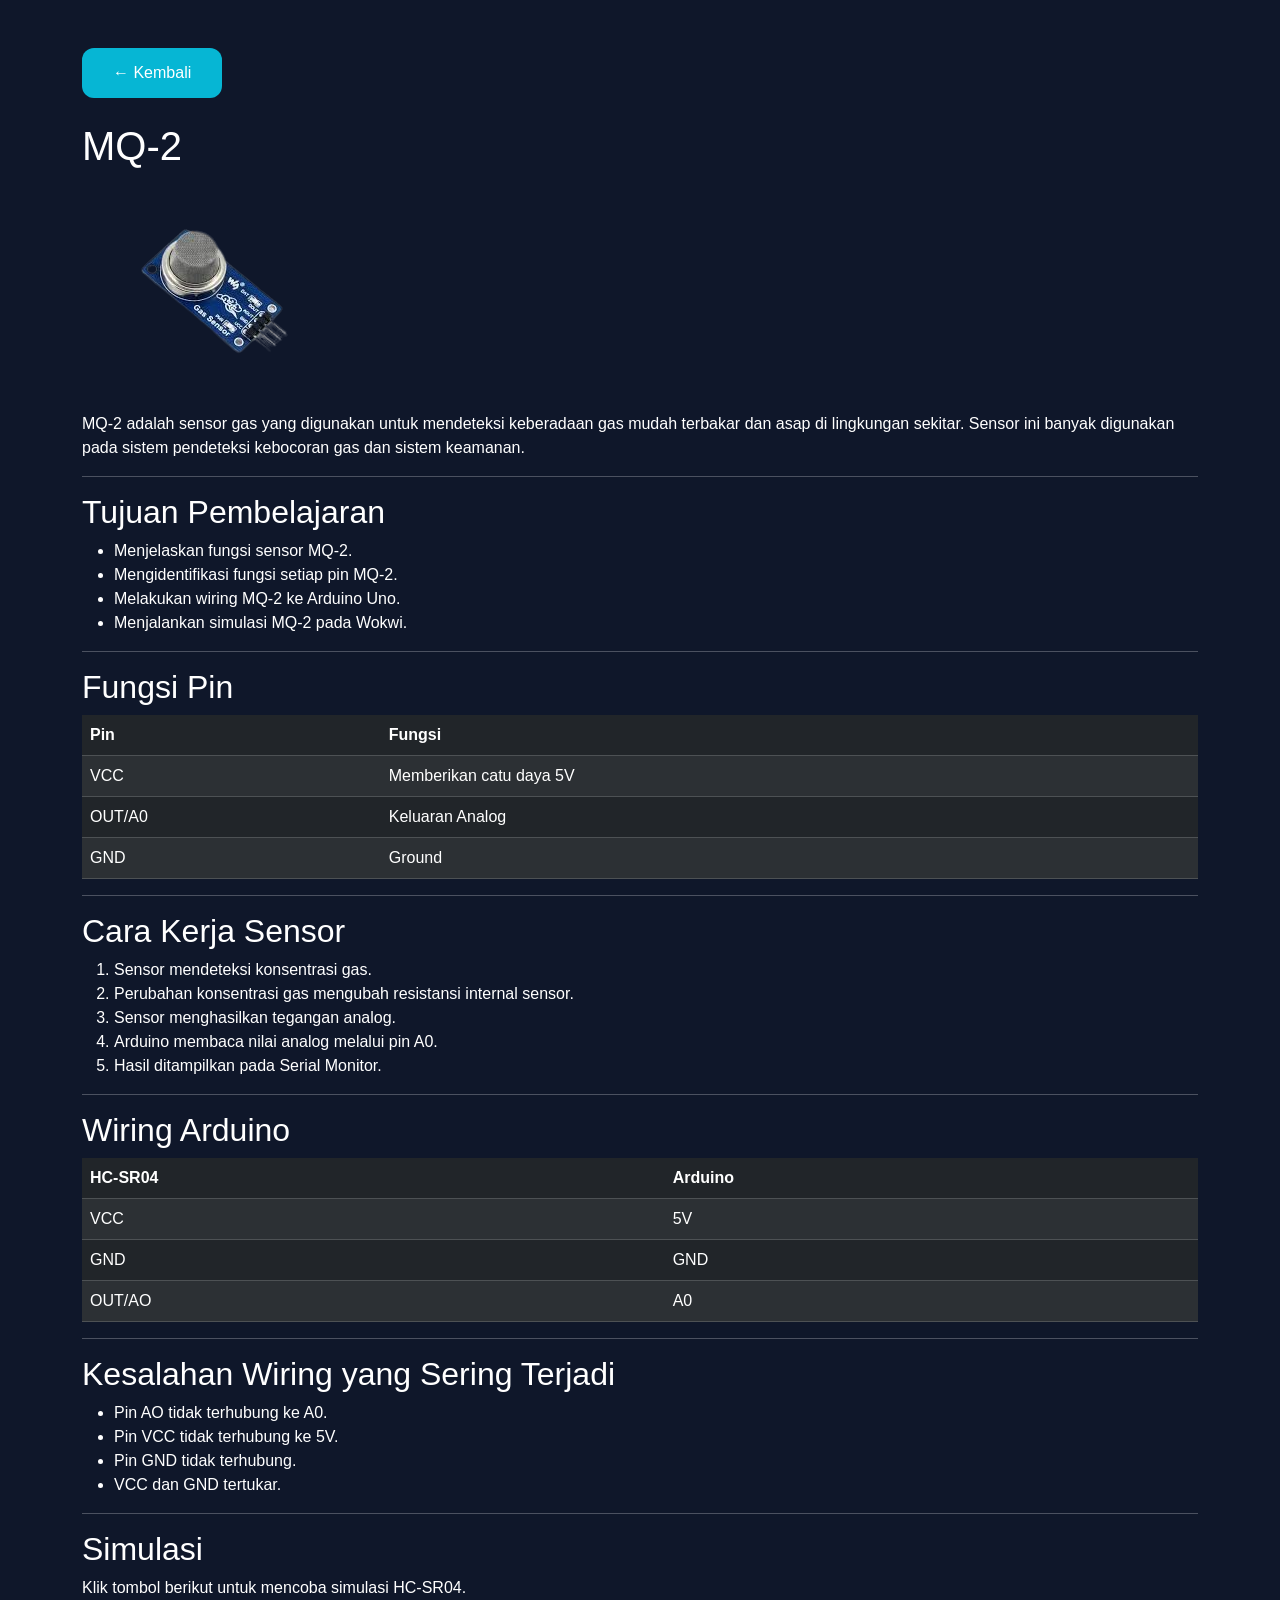
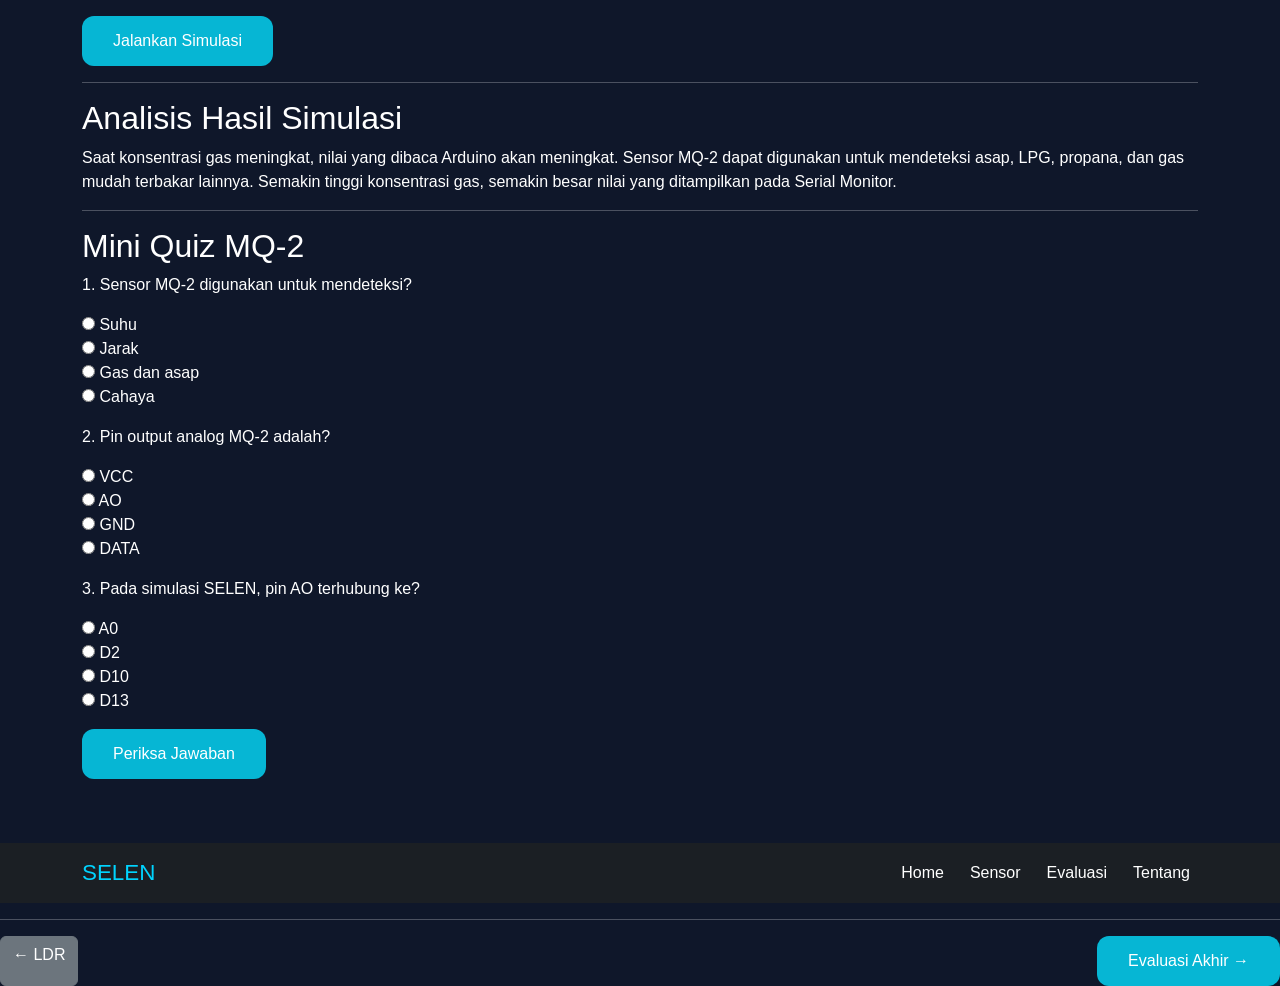
<file: pages/mq2.html>
<!DOCTYPE html>
<html lang="id">
<head>
    <meta charset="UTF-8">
    <meta name="viewport" content="width=device-width, initial-scale=1.0">
    <title>HC-SR04 | SELEN</title>

    <link href="https://cdn.jsdelivr.net/npm/bootstrap@5.3.3/dist/css/bootstrap.min.css" rel="stylesheet">

    <link rel="stylesheet" href="../css/style.css">
</head>

<body>

<div class="container py-5">

    <a href="../index.html" class="btn btn-selen mb-4">
        ← Kembali
    </a>

    <h1 class="mb-4">
        MQ-2
    </h1>

    <img src="../images/mq2.png"
     class="img-fluid rounded mb-4 sensor-image"
     alt="MQ-2">

    <p>

    MQ-2 adalah sensor gas yang digunakan
    untuk mendeteksi keberadaan gas mudah
    terbakar dan asap di lingkungan sekitar.

    Sensor ini banyak digunakan pada
    sistem pendeteksi kebocoran gas
    dan sistem keamanan.

    </p>

    <hr>

    <h2>Tujuan Pembelajaran</h2>

    <ul>

    <li>Menjelaskan fungsi sensor MQ-2.</li>

    <li>Mengidentifikasi fungsi setiap pin MQ-2.</li>

    <li>Melakukan wiring MQ-2 ke Arduino Uno.</li>

    <li>Menjalankan simulasi MQ-2 pada Wokwi.</li>

    </ul>
    
    <hr>

    <h2>Fungsi Pin</h2>

    <table class="table table-dark table-striped">

        <thead>
            <tr>
                <th>Pin</th>
                <th>Fungsi</th>
            </tr>
        </thead>

        <tbody>

            <tr>
                <td>VCC</td>
                <td>Memberikan catu daya 5V</td>
            </tr>

            <tr>
                <td>OUT/A0</td>
                <td>Keluaran Analog</td>
            </tr>

            <tr>
                <td>GND</td>
                <td>Ground</td>
            </tr>

        </tbody>

    </table>

    <hr>

    <h2>Cara Kerja Sensor</h2>

    <ol>

    <li>Sensor mendeteksi konsentrasi gas.</li>

    <li>Perubahan konsentrasi gas mengubah resistansi internal sensor.</li>

    <li>Sensor menghasilkan tegangan analog.</li>

    <li>Arduino membaca nilai analog melalui pin A0.</li>

    <li>Hasil ditampilkan pada Serial Monitor.</li>

    </ol>

    <hr>

    <h2>Wiring Arduino</h2>

    <table class="table table-dark table-striped">

        <thead>
            <tr>
                <th>HC-SR04</th>
                <th>Arduino</th>
            </tr>
        </thead>

        <tbody>

            <tr>
                <td>VCC</td>
                <td>5V</td>
            </tr>

            <tr>
                <td>GND</td>
                <td>GND</td>
            </tr>

            <tr>
                <td>OUT/AO</td>
                <td>A0</td>
            </tr>


        </tbody>

    </table>

    <hr>

    <h2>Kesalahan Wiring yang Sering Terjadi</h2>

    <ul>

    <li>Pin AO tidak terhubung ke A0.</li>

    <li>Pin VCC tidak terhubung ke 5V.</li>

    <li>Pin GND tidak terhubung.</li>

    <li>VCC dan GND tertukar.</li>

    </ul>

    <hr>

    <h2>Simulasi</h2>

    <p>
        Klik tombol berikut untuk mencoba simulasi HC-SR04.
    </p>

    <a href="https://wokwi.com/projects/465534307068692481"
       target="_blank"
       class="btn btn-selen">

       Jalankan Simulasi

    </a>

    <hr>

    <h2>Analisis Hasil Simulasi</h2>

    <p>
    
    Saat konsentrasi gas meningkat,
    nilai yang dibaca Arduino akan meningkat.

    Sensor MQ-2 dapat digunakan
    untuk mendeteksi asap,
    LPG, propana, dan gas mudah terbakar lainnya.

    Semakin tinggi konsentrasi gas,
    semakin besar nilai yang ditampilkan
    pada Serial Monitor.

    </p>

    <hr>

    <h2>Mini Quiz MQ-2</h2>

    <form id="quizMQ2">

    <div class="mb-3">

    <p>
    1. Sensor MQ-2 digunakan untuk mendeteksi?
    </p>

    <input type="radio" name="q1mq2" value="0">
    Suhu<br>

    <input type="radio" name="q1mq2" value="0">
    Jarak<br>

    <input type="radio" name="q1mq2" value="1">
    Gas dan asap<br>

    <input type="radio" name="q1mq2" value="0">
    Cahaya

    </div>

    <div class="mb-3">

    <p>
    2. Pin output analog MQ-2 adalah?
    </p>

    <input type="radio" name="q2mq2" value="0">
    VCC<br>

    <input type="radio" name="q2mq2" value="1">
    AO<br>

    <input type="radio" name="q2mq2" value="0">
    GND<br>

    <input type="radio" name="q2mq2" value="0">
    DATA

    </div>

    <div class="mb-3">

    <p>
    3. Pada simulasi SELEN, pin AO terhubung ke?
    </p>

    <input type="radio" name="q3mq2" value="1">
    A0<br>

    <input type="radio" name="q3mq2" value="0">
    D2<br>

    <input type="radio" name="q3mq2" value="0">
    D10<br>

    <input type="radio" name="q3mq2" value="0">
    D13

    </div>

    <button
    type="button"
    class="btn btn-selen"
    onclick="cekQuizMQ2()">

    Periksa Jawaban

    </button>

    </form>

    <div id="hasilQuizMQ2" class="mt-3"></div>

</div>

<script src="../js/main.js"></script>
</body>
<nav class="navbar navbar-expand-lg navbar-dark bg-dark">
  <div class="container">

    <a class="navbar-brand" href="../index.html">
      SELEN
    </a>

    <div class="navbar-nav ms-auto">

      <a class="nav-link" href="../index.html">
        Home
      </a>

      <a class="nav-link" href="hc-sr04.html">
        Sensor
      </a>

      <a class="nav-link" href="evaluasi.html">
        Evaluasi
      </a>

      <a class="nav-link" href="tentang.html">
        Tentang
      </a>

    </div>

  </div>
</nav>

</html>

<hr>

<div class="d-flex justify-content-between">

    <a href="ldr.html"
       class="btn btn-secondary">
       ← LDR
    </a>

    <a href="evaluasi.html"
       class="btn btn-selen">
       Evaluasi Akhir →
    </a>

</div>
</file>
<file: css/style.css>
body{
    background:#0F172A;
    color:white;
    font-family:'Segoe UI',sans-serif;
}

.navbar{
    background-color: #1b1f24 !important;
}

.navbar-brand{
    color: #00d4ff !important;
    font-size: 1.4rem;
}

.nav-link{
    color: white !important;
    margin-left: 10px;
}

.nav-link:hover{
    color: #00d4ff !important;
}

.logo{
    font-size:2rem;
    font-weight:bold;
    color:#06B6D4 !important;
}

.logo span{
    display:block;
    font-size:.8rem;
    color:white;
}

.hero{
    min-height:100vh;
    display:flex;
    align-items:center;
}

.hero h1{
    font-size:4rem;
    font-weight:bold;
}

.hero span{
    color:#06B6D4;
}

.hero p{
    margin:20px 0;
    color:#cbd5e1;
}

.btn-selen{
    background:#06B6D4;
    color:white;
    padding:12px 30px;
    border-radius:12px;
}

.sensor-section{
    padding:100px 0;
}

.section-title{
    text-align:center;
    margin-bottom:50px;
}

.sensor-card{
    background:#1E293B;
    padding:30px;
    border-radius:20px;
    text-align:center;
    transition:.3s;
}

.sensor-card:hover{
    transform:translateY(-10px);
}

.sensor-card a{
    text-decoration:none;
    color:#06B6D4;
}
</file>
